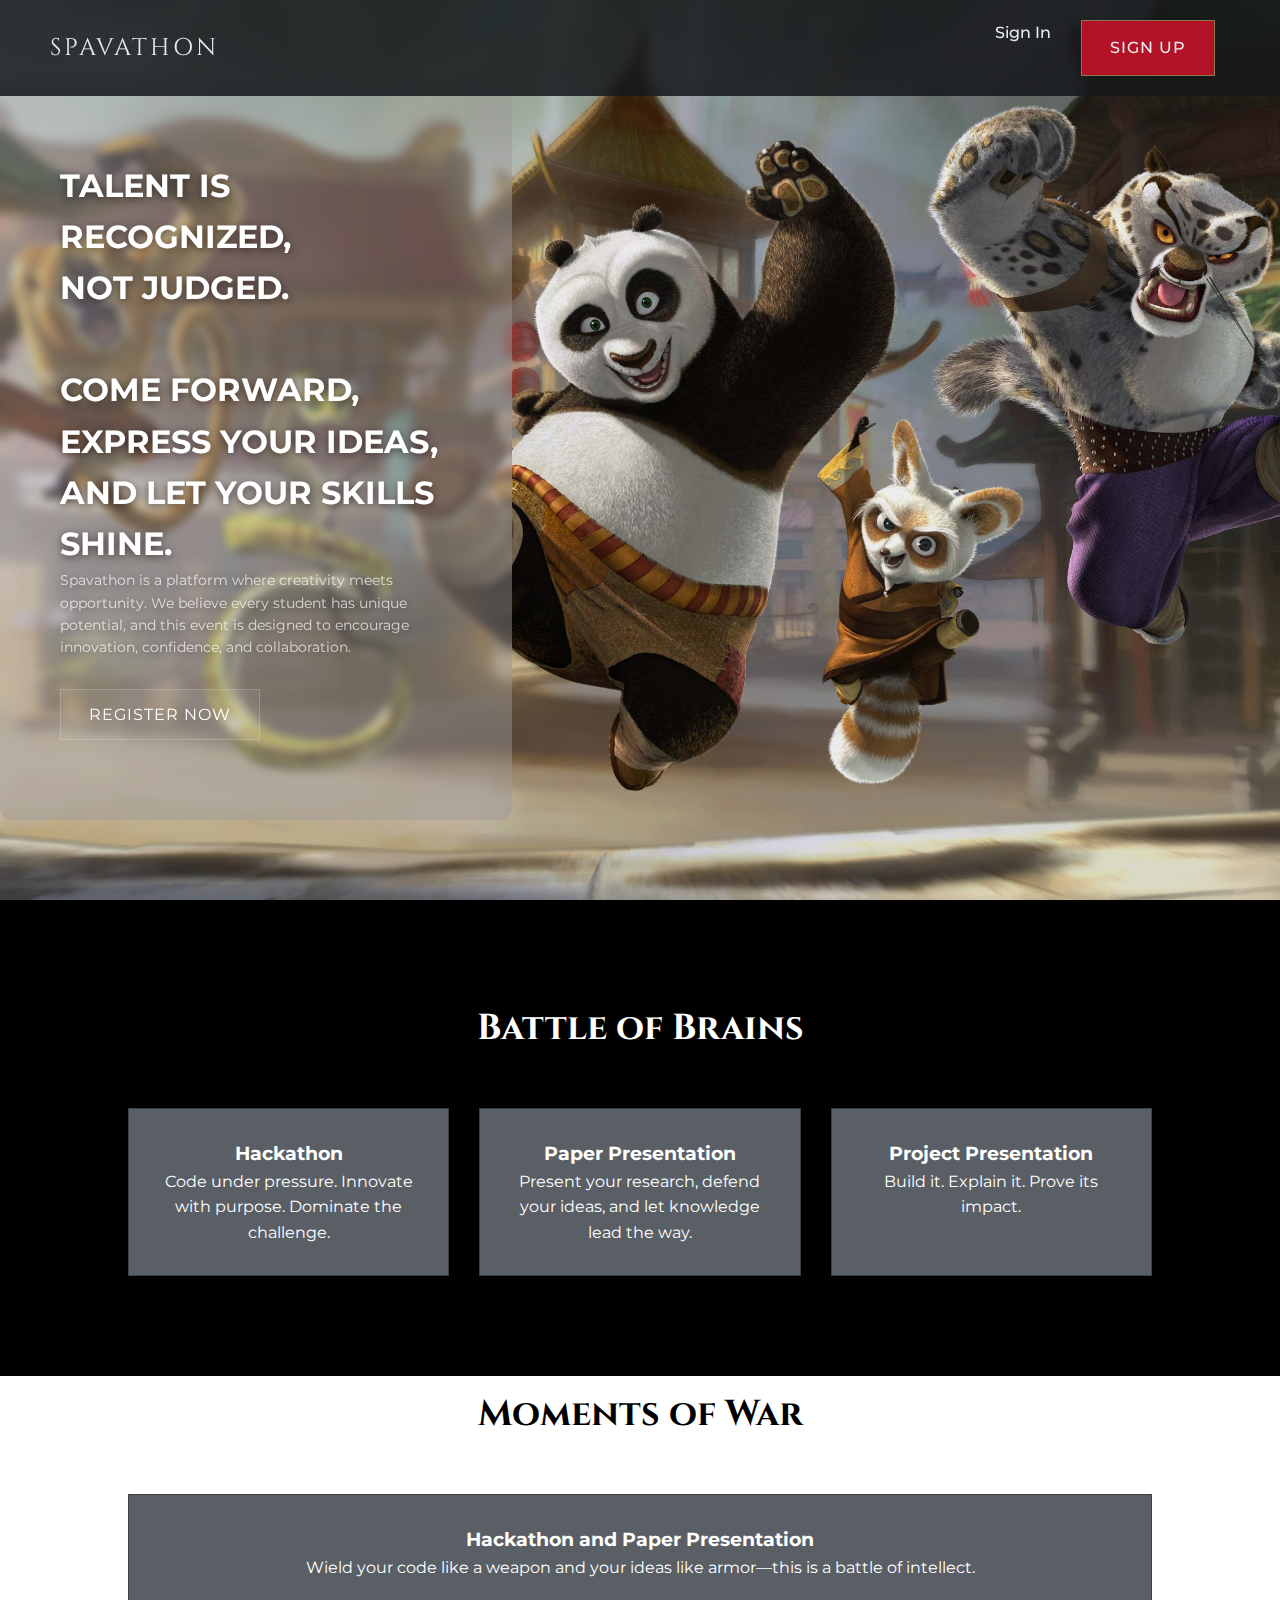
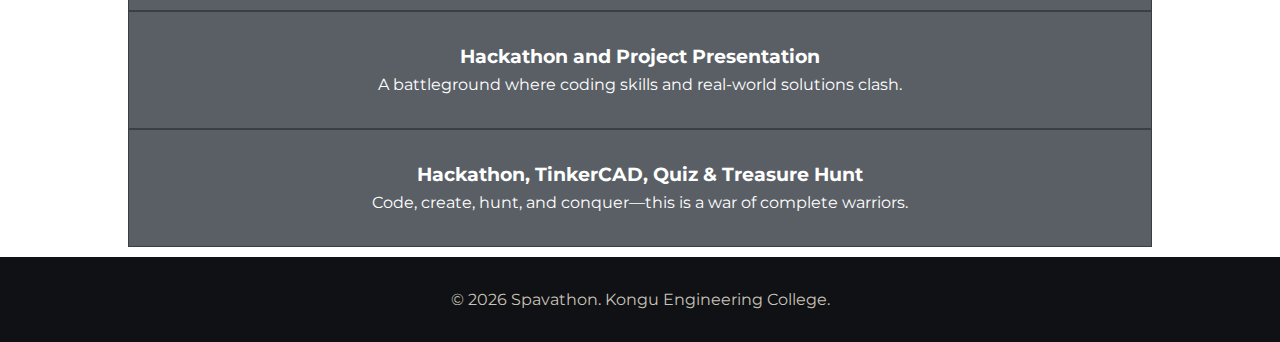
<file: index.html>
<!DOCTYPE html>
<html lang="en">
<head>
    <meta charset="UTF-8" />
    <meta name="viewport" content="width=device-width, initial-scale=1.0" />
    <title>Way of the Ghost</title>

    <!-- Google Fonts -->
    <link href="https://fonts.googleapis.com/css2?family=Cinzel:wght@400;600;700&family=Montserrat:wght@300;400;600&display=swap" rel="stylesheet">

    <link rel="stylesheet" href="style.css" />
</head>

<body>

<!-- ⚔️ Page Transition Overlay (MUST be first inside body) -->
<div id="slash-transition">
    <div id="loading-text">Entering the arena… 0%</div>
</div>

<!-- 🔥 Navigation -->
<header class="navbar">
    <div class="logo">SPAVATHON</div>
    <nav class="nav-links">
        <a href="signin.html" class="nav-link">Sign In</a>
        <a href="signup.html" class="nav-link btn-primary">Sign Up</a>
    </nav>
    <div class="menu-toggle" id="menu-toggle">☰</div>
</header>

<!-- 🏯 Hero Section -->
<section class="hero">
    <!-- Left text panel -->
    <div class="hero-content">
        <h1>
            TALENT IS RECOGNIZED,<br>
            NOT JUDGED.<br><br>
            COME FORWARD,<br>
            EXPRESS YOUR IDEAS,<br>
            AND LET YOUR SKILLS SHINE.
        </h1>

        <p class="hero-subtext">
            Spavathon is a platform where creativity meets opportunity.
            We believe every student has unique potential, and this event
            is designed to encourage innovation, confidence, and collaboration.
        </p>

        <a href="#warriors-path" class="btn-secondary">Register Now</a>
    </div>

    <!-- Right image panel removed — hero now uses a full-section background image -->
</section>


<!-- ⚔️ Features Section -->
<section class="features" id="warriors-path">
    <h2 class="section-title">Battle of Brains</h2>

    <div class="feature-grid">
        <div class="feature-card">
            <a href="hackathon.html" class="Next-page">
                <h3>Hackathon</h3>
                <p>Code under pressure. Innovate with purpose. Dominate the challenge.</p>
            </a>
        </div>

        <div class="feature-card">
            <a href="hackathon.html" class="Next-page">
                <h3>Paper Presentation</h3>
                <p>Present your research, defend your ideas, and let knowledge lead the way.</p>
            </a>
        </div>

        <div class="feature-card">
            <a href="hackathon.html" class="Next-page">
                <h3>Project Presentation</h3>
                <p>Build it. Explain it. Prove its impact.</p>
            </a>
        </div>
    </div>
</section>

<!-- 🖼 Gallery -->
<section class="gallery">
    <h2 class="section-title">Moments of War</h2>

    <div class="gallery-grid">
        <div class="gallery-card">
            <a href="hackathon.html" class="Next-page">
                <h3>Hackathon and Paper Presentation</h3>
                <p>Wield your code like a weapon and your ideas like armor—this is a battle of intellect.</p>
            </a>
        </div>

        <div class="gallery-card">
            <a href="hackathon.html" class="Next-page">
                <h3>Hackathon and Project Presentation</h3>
                <p>A battleground where coding skills and real-world solutions clash.</p>
            </a>
        </div>

        <div class="gallery-card">
            <a href="hackathon.html" class="Next-page">
                <h3>Hackathon, TinkerCAD, Quiz & Treasure Hunt</h3>
                <p>Code, create, hunt, and conquer—this is a war of complete warriors.</p>
            </a>
        </div>
    </div>
</section>

<!-- 📜 Footer -->
<footer class="footer">
    <p>© 2026 Spavathon. Kongu Engineering College.</p>
</footer>

<!-- JS -->
<script src="script.js"></script>

</body>
</html>
</file>
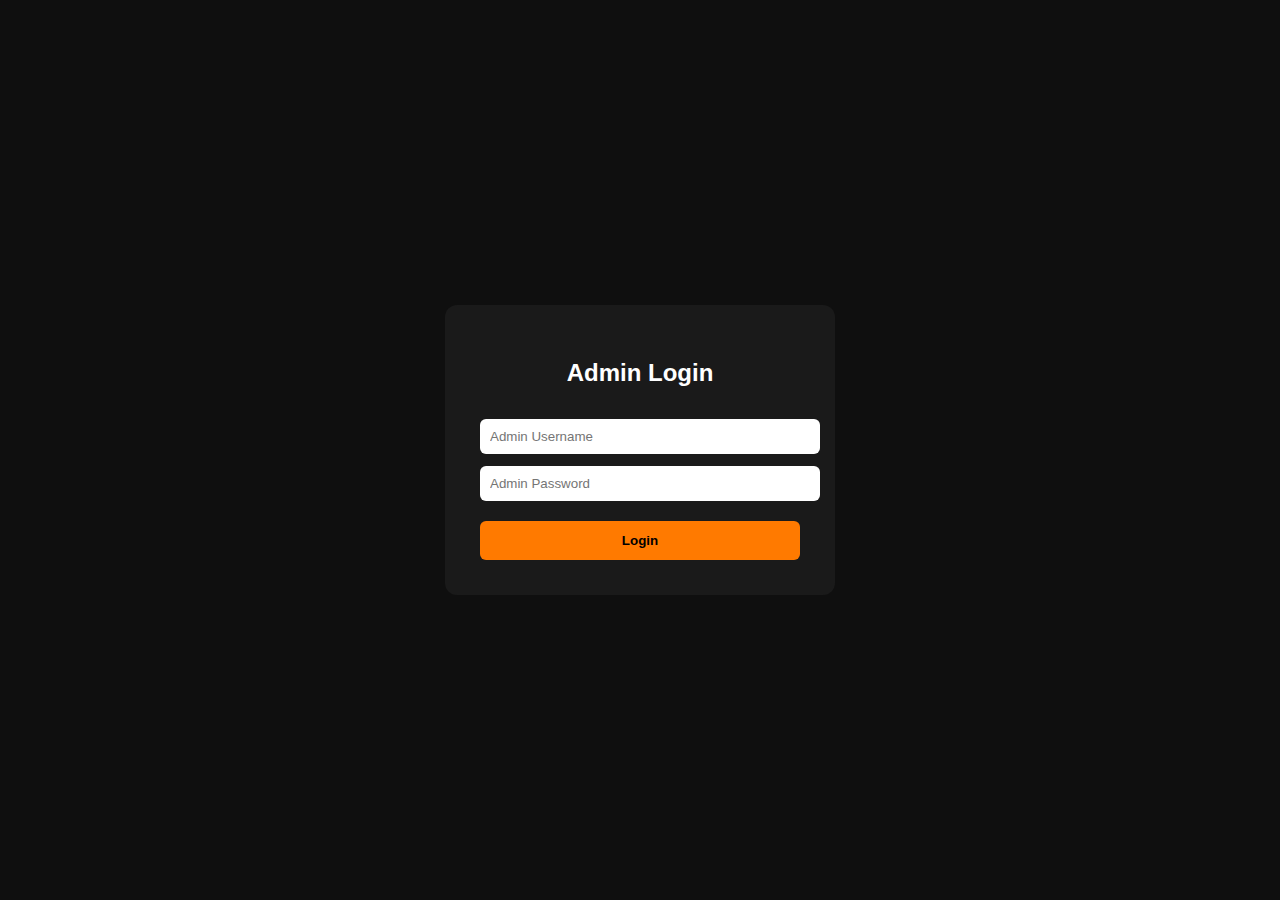
<file: admin-login.html>
<!DOCTYPE html>
<html lang="en">
<head>
    <meta charset="UTF-8">
    <title>Admin Login | Spavethon</title>
    <style>
        body {
            background: #0f0f0f;
            color: #fff;
            font-family: Arial, sans-serif;
            display: flex;
            justify-content: center;
            align-items: center;
            height: 100vh;
            margin: 0;
        }

        .login-box {
            background: #1a1a1a;
            padding: 35px;
            border-radius: 12px;
            width: 320px;
            text-align: center;
        }

        h2 {
            margin-bottom: 20px;
        }

        input {
            width: 100%;
            padding: 10px;
            margin-top: 12px;
            border-radius: 6px;
            border: none;
            outline: none;
        }

        button {
            width: 100%;
            padding: 12px;
            margin-top: 20px;
            background: #ff7a00;
            border: none;
            border-radius: 6px;
            font-weight: bold;
            cursor: pointer;
            color: #000;
        }

        .error {
            color: #ff4d4d;
            margin-top: 10px;
            display: none;
        }
    </style>
</head>
<body>

<div class="login-box">
    <h2>Admin Login</h2>

    <input type="text" id="username" placeholder="Admin Username">
    <input type="password" id="password" placeholder="Admin Password">

    <button onclick="login()">Login</button>

    <p class="error" id="error">Invalid username or password</p>
</div>

<script>
function login() {
    const user = document.getElementById("username").value;
    const pass = document.getElementById("password").value;

    // 🔐 Change these credentials
    const ADMIN_USER = "admin";
    const ADMIN_PASS = "spavethon2026";

    if (user === ADMIN_USER && pass === ADMIN_PASS) {
        sessionStorage.setItem("adminLoggedIn", "true");
        window.location.href = "admin-dashboard.html";
    } else {
        document.getElementById("error").style.display = "block";
    }
}
</script>

</body>
</html>
</file>
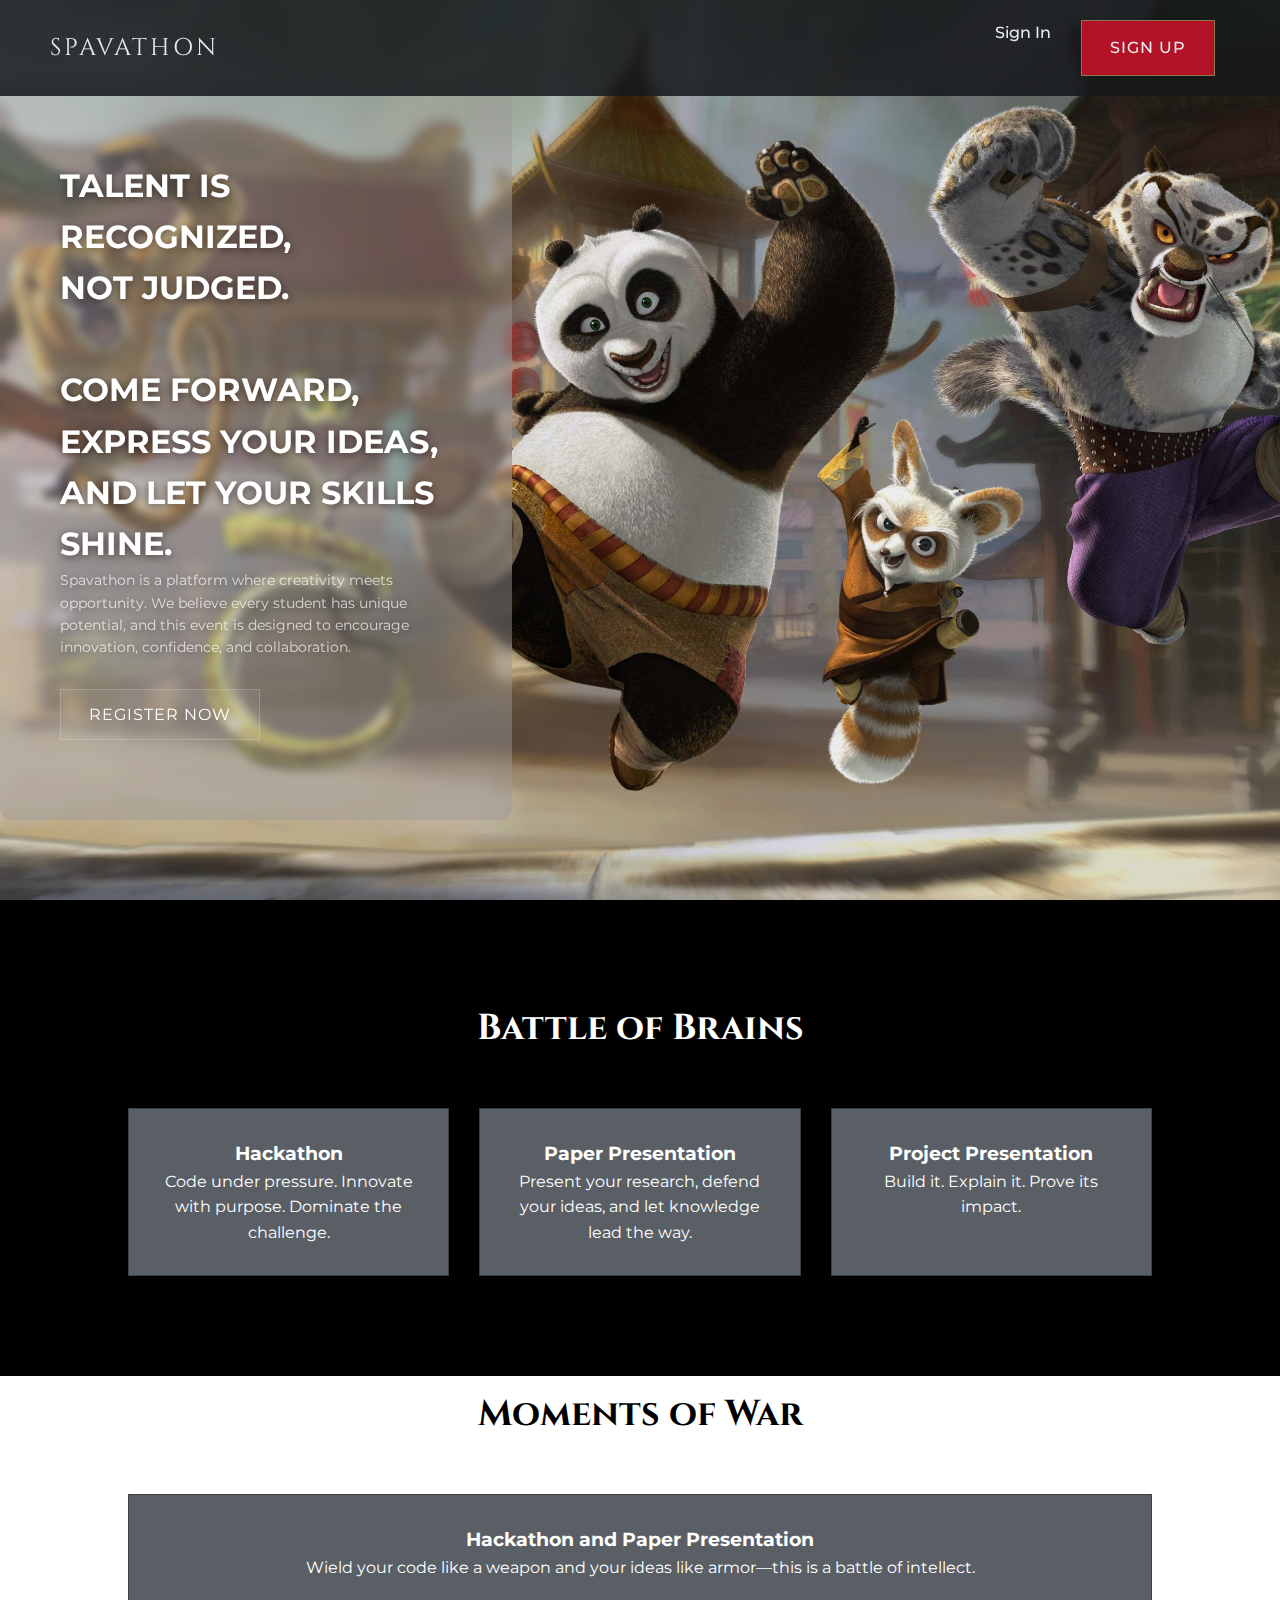
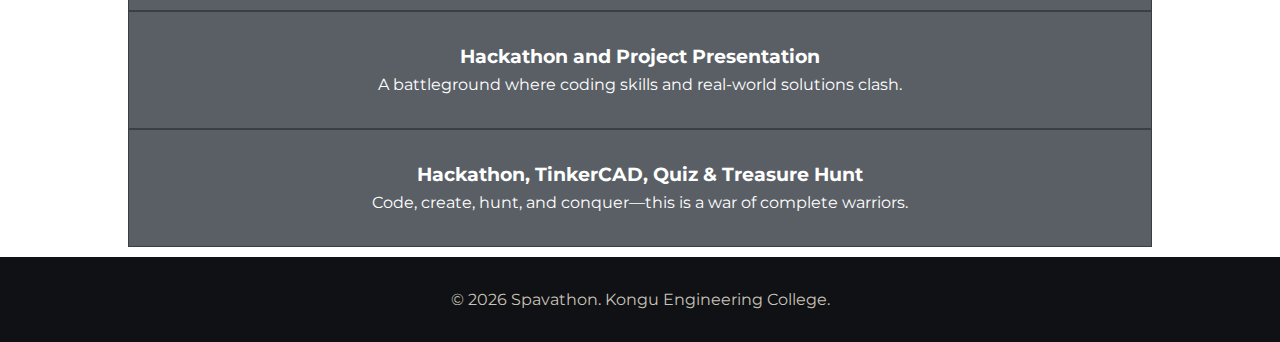
<file: FIrstPage.html>
<!DOCTYPE html>
<html lang="en">
<head>
    <meta charset="UTF-8" />
    <meta name="viewport" content="width=device-width, initial-scale=1.0" />
    <title>Way of the Ghost</title>

    <!-- Google Fonts -->
    <link href="https://fonts.googleapis.com/css2?family=Cinzel:wght@400;600;700&family=Montserrat:wght@300;400;600&display=swap" rel="stylesheet">

    <link rel="stylesheet" href="style.css" />
</head>

<body>

<!-- ⚔️ Page Transition Overlay (MUST be first inside body) -->
<div id="slash-transition">
    <div id="loading-text">Entering the arena… 0%</div>
</div>

<!-- 🔥 Navigation -->
<header class="navbar">
    <div class="logo">SPAVATHON</div>
    <nav class="nav-links">
        <a href="signin.html" class="nav-link">Sign In</a>
        <a href="signup.html" class="nav-link btn-primary">Sign Up</a>
    </nav>
    <div class="menu-toggle" id="menu-toggle">☰</div>
</header>

<!-- 🏯 Hero Section -->
<section class="hero">
    <!-- Left text panel -->
    <div class="hero-content">
        <h1>
            TALENT IS RECOGNIZED,<br>
            NOT JUDGED.<br><br>
            COME FORWARD,<br>
            EXPRESS YOUR IDEAS,<br>
            AND LET YOUR SKILLS SHINE.
        </h1>

        <p class="hero-subtext">
            Spavathon is a platform where creativity meets opportunity.
            We believe every student has unique potential, and this event
            is designed to encourage innovation, confidence, and collaboration.
        </p>

        <a href="#warriors-path" class="btn-secondary">Register Now</a>
    </div>

    <!-- Right image panel removed — hero now uses a full-section background image -->
</section>


<!-- ⚔️ Features Section -->
<section class="features" id="warriors-path">
    <h2 class="section-title">Battle of Brains</h2>

    <div class="feature-grid">
        <div class="feature-card">
            <a href="hackathon.html" class="Next-page">
                <h3>Hackathon</h3>
                <p>Code under pressure. Innovate with purpose. Dominate the challenge.</p>
            </a>
        </div>

        <div class="feature-card">
            <a href="hackathon.html" class="Next-page">
                <h3>Paper Presentation</h3>
                <p>Present your research, defend your ideas, and let knowledge lead the way.</p>
            </a>
        </div>

        <div class="feature-card">
            <a href="hackathon.html" class="Next-page">
                <h3>Project Presentation</h3>
                <p>Build it. Explain it. Prove its impact.</p>
            </a>
        </div>
    </div>
</section>

<!-- 🖼 Gallery -->
<section class="gallery">
    <h2 class="section-title">Moments of War</h2>

    <div class="gallery-grid">
        <div class="gallery-card">
            <a href="hackathon.html" class="Next-page">
                <h3>Hackathon and Paper Presentation</h3>
                <p>Wield your code like a weapon and your ideas like armor—this is a battle of intellect.</p>
            </a>
        </div>

        <div class="gallery-card">
            <a href="hackathon.html" class="Next-page">
                <h3>Hackathon and Project Presentation</h3>
                <p>A battleground where coding skills and real-world solutions clash.</p>
            </a>
        </div>

        <div class="gallery-card">
            <a href="hackathon.html" class="Next-page">
                <h3>Hackathon, TinkerCAD, Quiz & Treasure Hunt</h3>
                <p>Code, create, hunt, and conquer—this is a war of complete warriors.</p>
            </a>
        </div>
    </div>
</section>

<!-- 📜 Footer -->
<footer class="footer">
    <p>© 2026 Spavathon. Kongu Engineering College.</p>
</footer>

<!-- JS -->
<script src="script.js"></script>

</body>
</html>
</file>
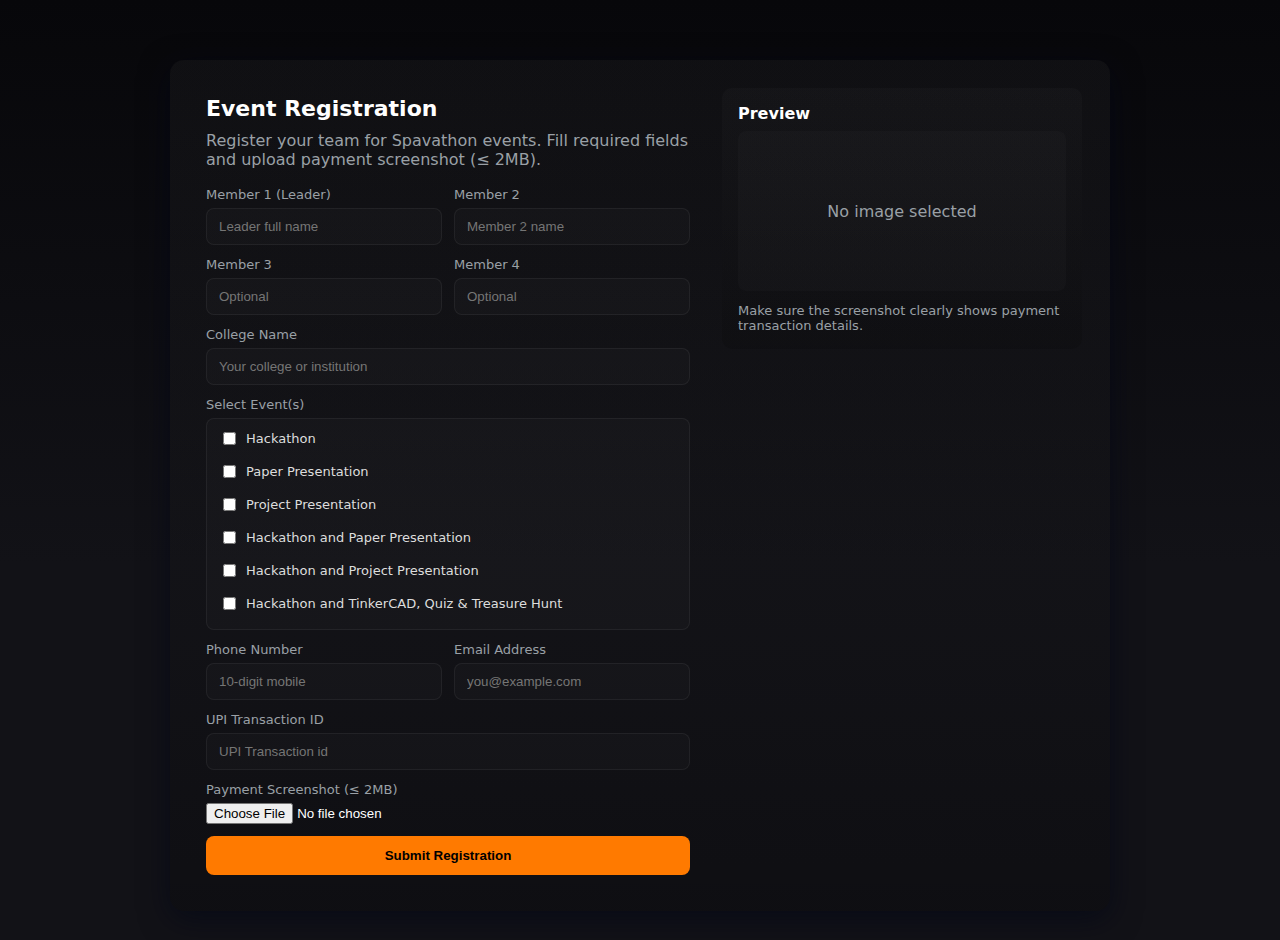
<file: hackathon.html>
<!DOCTYPE html>
<html lang="en">
<head>
    <meta charset="UTF-8">
    <meta name="viewport" content="width=device-width,initial-scale=1" />
    <title>Registration | Spavethon</title>
    <style>
        :root{
            --bg:#0f0f12;
            --card:#121216;
            --muted:#9aa0a6;
            --accent:#ff7a00;
            --success:#28a745;
        }
        *{box-sizing:border-box}
        body{
            margin:0;
            font-family: Inter, system-ui, -apple-system, 'Segoe UI', Roboto, 'Helvetica Neue', Arial;
            background: linear-gradient(180deg,#07070a 0%, #121217 60%);
            color:#fff;
            min-height:100vh;
            -webkit-font-smoothing:antialiased;
        }

        .container{
            max-width:980px;
            margin:40px auto;
            padding:20px;
        }

        .form-card{
            background: linear-gradient(180deg, rgba(255,255,255,0.03), rgba(0,0,0,0.2));
            border-radius:14px;
            padding:28px;
            box-shadow: 0 8px 30px rgba(2,6,23,0.6);
            display:grid;
            grid-template-columns: 1fr 360px;
            gap:24px;
            align-items:start;
        }

        .form-main{padding:8px}

        h2{margin:0 0 10px 0;font-size:22px}
        p.lead{color:var(--muted);margin:0 0 18px 0}

        .grid-2{display:grid;grid-template-columns:repeat(2,1fr);gap:12px}
        label{display:block;font-size:13px;color:var(--muted);margin-bottom:6px}
        input[type=text], input[type=tel], input[type=email], select, .checkbox-group, textarea{
            width:100%;
            padding:10px 12px;
            border-radius:8px;
            border:1px solid rgba(255,255,255,0.06);
            background: rgba(255,255,255,0.02);
            color:#fff;
            outline:none;
        }
        input:focus, textarea:focus{box-shadow:0 6px 18px rgba(0,0,0,0.6);border-color:rgba(255,255,255,0.12)}

        .checkbox-group{display:flex;flex-direction:column;gap:8px}
        .checkbox-group label{display:flex;align-items:center;color:#ddd}
        .checkbox-group input{margin-right:10px}

        .side-panel{background:linear-gradient(180deg, rgba(255,255,255,0.02), rgba(0,0,0,0.15));padding:16px;border-radius:10px}
        .side-panel h3{margin:0 0 8px 0;font-size:16px}

        .file-preview{width:100%;height:160px;background:rgba(255,255,255,0.02);border-radius:8px;display:flex;align-items:center;justify-content:center;color:var(--muted);overflow:hidden}
        .file-preview img{max-width:100%;max-height:100%;display:block}

        .btn-submit{
            display:inline-block;padding:12px 18px;background:var(--accent);color:#000;border-radius:8px;font-weight:700;border:none;cursor:pointer;width:100%;margin-top:12px
        }

        .loader{display:none;margin-top:12px;color:var(--muted);text-align:center}

        @media (max-width:900px){
            .form-card{grid-template-columns:1fr;}
            .side-panel{order:2}
        }

        @media (max-width:480px){
            .container{padding:12px}
            .form-card{padding:16px}
            .file-preview{height:120px}
        }
    </style>
</head>
<body>

<div class="container">
    <div class="form-card">
        <div class="form-main">
            <h2>Event Registration</h2>
            <p class="lead">Register your team for Spavathon events. Fill required fields and upload payment screenshot (≤ 2MB).</p>

            <form id="regForm" novalidate>
                <div class="grid-2">
                    <div>
                        <label for="member1">Member 1 (Leader)</label>
                        <input id="member1" name="member1" type="text" placeholder="Leader full name" required>
                    </div>
                    <div>
                        <label for="member2">Member 2</label>
                        <input id="member2" name="member2" type="text" placeholder="Member 2 name" required>
                    </div>
                </div>

                <div class="grid-2" style="margin-top:12px">
                    <div>
                        <label for="member3">Member 3</label>
                        <input id="member3" name="member3" type="text" placeholder="Optional">
                    </div>
                    <div>
                        <label for="member4">Member 4</label>
                        <input id="member4" name="member4" type="text" placeholder="Optional">
                    </div>
                </div>

                <div style="margin-top:12px">
                    <label for="college">College Name</label>
                    <input id="college" name="college" type="text" placeholder="Your college or institution" required>
                </div>

                <div style="margin-top:12px">
                    <label>Select Event(s)</label>
                    <div class="checkbox-group">
                        <label><input type="checkbox" name="event" value="Hackathon"> Hackathon</label>
                        <label><input type="checkbox" name="event" value="Paper Presentation"> Paper Presentation</label>
                        <label><input type="checkbox" name="event" value="Project Presentation"> Project Presentation</label>
                        <label><input type="checkbox" name="event" value="Hackathon and Paper Presentation"> Hackathon and Paper Presentation</label>
                        <label><input type="checkbox" name="event" value="Hackathon and Project Presentation"> Hackathon and Project Presentation</label>
                        <label><input type="checkbox" name="event" value="Hackathon and TinkerCAD, Quiz and Treasure Hunt"> Hackathon and TinkerCAD, Quiz & Treasure Hunt</label>
                    </div>
                </div>

                <div class="grid-2" style="margin-top:12px">
                    <div>
                        <label for="phone">Phone Number</label>
                        <input id="phone" name="phone" type="tel" placeholder="10-digit mobile" required>
                    </div>
                    <div>
                        <label for="email">Email Address</label>
                        <input id="email" name="email" type="email" placeholder="you@example.com" required>
                    </div>
                </div>

                <div style="margin-top:12px">
                    <label for="upi">UPI Transaction ID</label>
                    <input id="upi" name="upi" type="text" placeholder="UPI Transaction id" required>
                </div>

                <div style="margin-top:12px">
                    <label for="paymentScreenshot">Payment Screenshot (≤ 2MB)</label>
                    <input id="paymentScreenshot" name="paymentScreenshot" type="file" accept="image/*" required>
                </div>

                <button id="submitBtn" class="btn-submit" type="submit">Submit Registration</button>
                <div id="loader" class="loader">Submitting, please wait…</div>
            </form>
        </div>

        <aside class="side-panel">
            <h3>Preview</h3>
            <div class="file-preview" id="filePreview">No image selected</div>
            <div style="margin-top:12px;color:var(--muted);font-size:13px">Make sure the screenshot clearly shows payment transaction details.</div>
        </aside>
    </div>
</div>

<script>
const scriptURL = "https://script.google.com/macros/s/AKfycbypbhebPW1Hf1TwaGiRAOtoZscU_AWX6iYWFFdLxAWE0AaXa9HReeUCD7OdDs6JJlo/exec";

const form = document.getElementById('regForm');
const loader = document.getElementById('loader');
const submitBtn = document.getElementById('submitBtn');
const fileInput = document.getElementById('paymentScreenshot');
const filePreview = document.getElementById('filePreview');

fileInput.addEventListener('change', () => {
    const f = fileInput.files[0];
    if (!f) { filePreview.innerText = 'No image selected'; return; }
    if (f.size > 2*1024*1024) {
        alert('Image must be under 2MB');
        fileInput.value = '';
        filePreview.innerText = 'No image selected';
        return;
    }
    const reader = new FileReader();
    reader.onload = e => {
        filePreview.innerHTML = '<img src="'+e.target.result+'" alt="preview">';
    };
    reader.readAsDataURL(f);
});

form.addEventListener('submit', async (e) => {
    e.preventDefault();

    const events = [...document.querySelectorAll('input[name="event"]:checked')].map(c=>c.value);
    if (events.length===0) { alert('Select at least one event'); return; }

    const phone = document.getElementById('phone').value.trim();
    if (!/^\d{10}$/.test(phone)) { alert('Enter valid 10-digit phone number'); return; }

    const email = document.getElementById('email').value.trim();
    if (!email.includes('@')) { alert('Enter a valid email'); return; }

    const f = fileInput.files[0];
    if (!f) { alert('Upload payment screenshot'); return; }

    // disable
    submitBtn.disabled = true; loader.style.display = 'block';

    try {
        const dataURL = await new Promise((res,rej)=>{
            const r = new FileReader();
            r.onload = () => res(r.result);
            r.onerror = rej;
            r.readAsDataURL(f);
        });

        const payload = {
            member1: document.getElementById('member1').value.trim(),
            member2: document.getElementById('member2').value.trim(),
            member3: document.getElementById('member3').value.trim(),
            member4: document.getElementById('member4').value.trim(),
            college: document.getElementById('college').value.trim(),
            events: events.join(', '),
            phone: phone,
            email: email,
            upi: document.getElementById('upi').value.trim(),
            image: dataURL.split(',')[1],
            imageType: f.type
        };

        const res = await fetch(scriptURL, { method:'POST', body: JSON.stringify(payload) });
        if (!res.ok) throw new Error('network');
        // redirect to success if available
        window.location.href = 'success.html';
    } catch (err) {
        console.error(err);
        alert('Submission failed. Try again.');
    } finally {
        submitBtn.disabled = false; loader.style.display = 'none';
    }
});
</script>

</body>
</html>
</file>
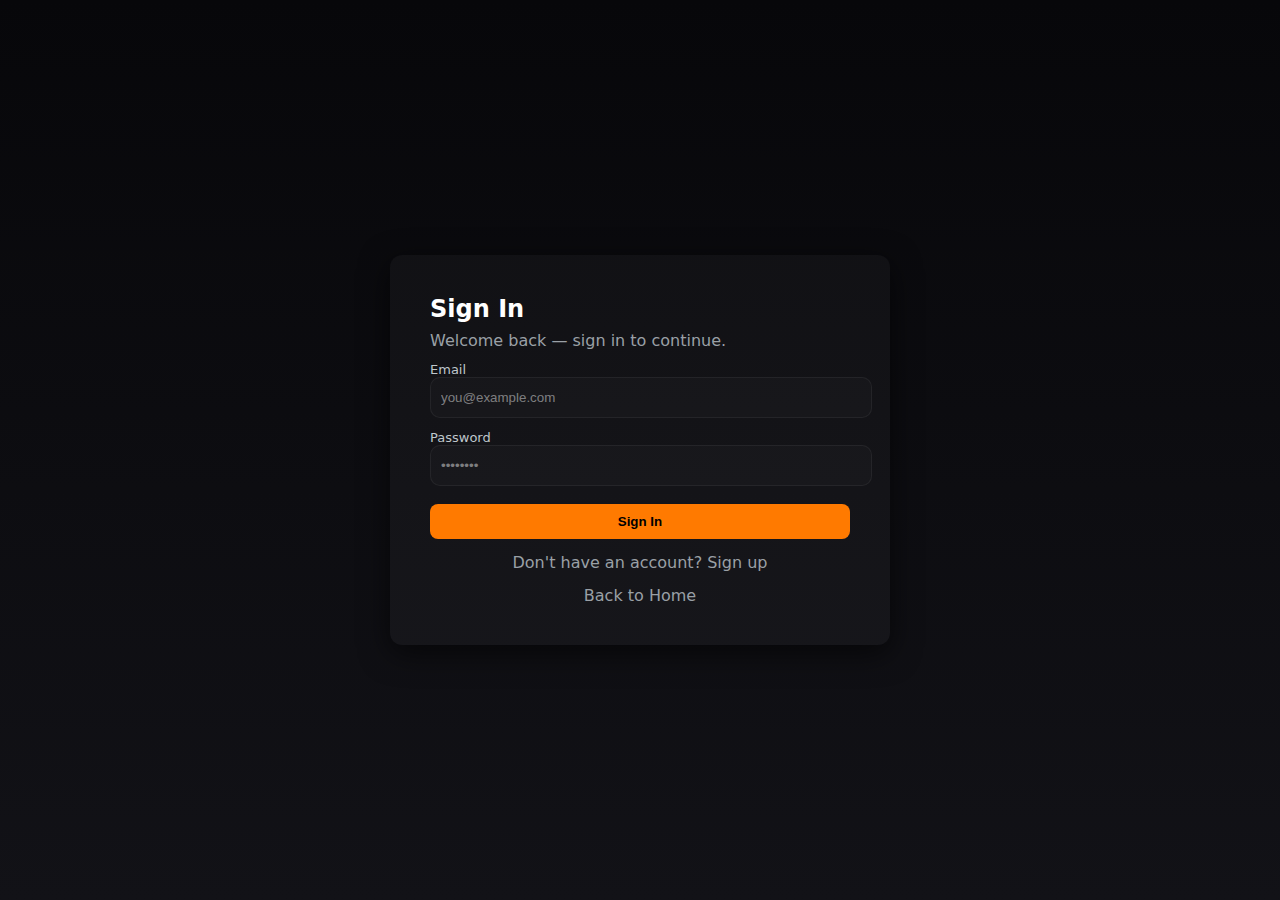
<file: signin.html>
<!DOCTYPE html>
<html lang="en">
<head>
  <meta charset="utf-8" />
  <meta name="viewport" content="width=device-width,initial-scale=1" />
  <title>Sign In | Spavethon</title>
  <style>
    body{margin:0;font-family:Inter,system-ui,Arial;background:linear-gradient(180deg,#07070a,#121217);color:#fff;display:flex;align-items:center;justify-content:center;min-height:100vh}
    .card{width:100%;max-width:420px;padding:40px;border-radius:12px;background:rgba(255,255,255,0.03);box-shadow:0 8px 30px rgba(0,0,0,0.6)}
    h2{margin:0 0 8px 0}
    label{display:block;color:#bfc6cb;font-size:13px;margin-top:12px}
    input{width:100%;padding:12px 10px;border-radius:10px;border:1px solid rgba(255,255,255,0.06);background:rgba(255,255,255,0.02);color:#fff;-webkit-transition:box-shadow .15s ease,border-color .15s ease;transition:box-shadow .15s ease,border-color .15s ease}
    input::placeholder{color:rgba(255,255,255,0.45)}
    input:focus{outline:none;border-color:rgba(255,255,255,0.16);box-shadow:0 8px 20px rgba(2,6,23,0.6)}
    .actions{display:flex;gap:10px;margin-top:18px}
    .btn{flex:1;padding:10px;border-radius:8px;border:none;cursor:pointer;font-weight:700}
    .btn-primary{background:#ff7a00;color:#000}
    .link{display:block;margin-top:14px;color:#9aa0a6;text-decoration:none;text-align:center}
  </style>
</head>
<body>
  <main class="card">
    <h2>Sign In</h2>
    <p style="color:#9aa0a6;margin:0 0 12px 0">Welcome back — sign in to continue.</p>
    <form id="signinForm">
      <label for="email">Email</label>
      <input id="email" name="email" type="email" required placeholder="you@example.com">

      <label for="password">Password</label>
      <input id="password" name="password" type="password" required placeholder="••••••••">

      <div class="actions">
        <button type="submit" class="btn btn-primary">Sign In</button>
      </div>
    </form>

    <a class="link" href="signup.html">Don't have an account? Sign up</a>
    <a class="link" href="FIrstPage.html">Back to Home</a>
  </main>

  <script>
    document.getElementById('signinForm').addEventListener('submit', e=>{
      e.preventDefault();
      // simple demo behavior: show success then redirect to home
      alert('Signed in (demo)');
      window.location.href = 'FIrstPage.html';
    });
  </script>
</body>
</html>
</file>
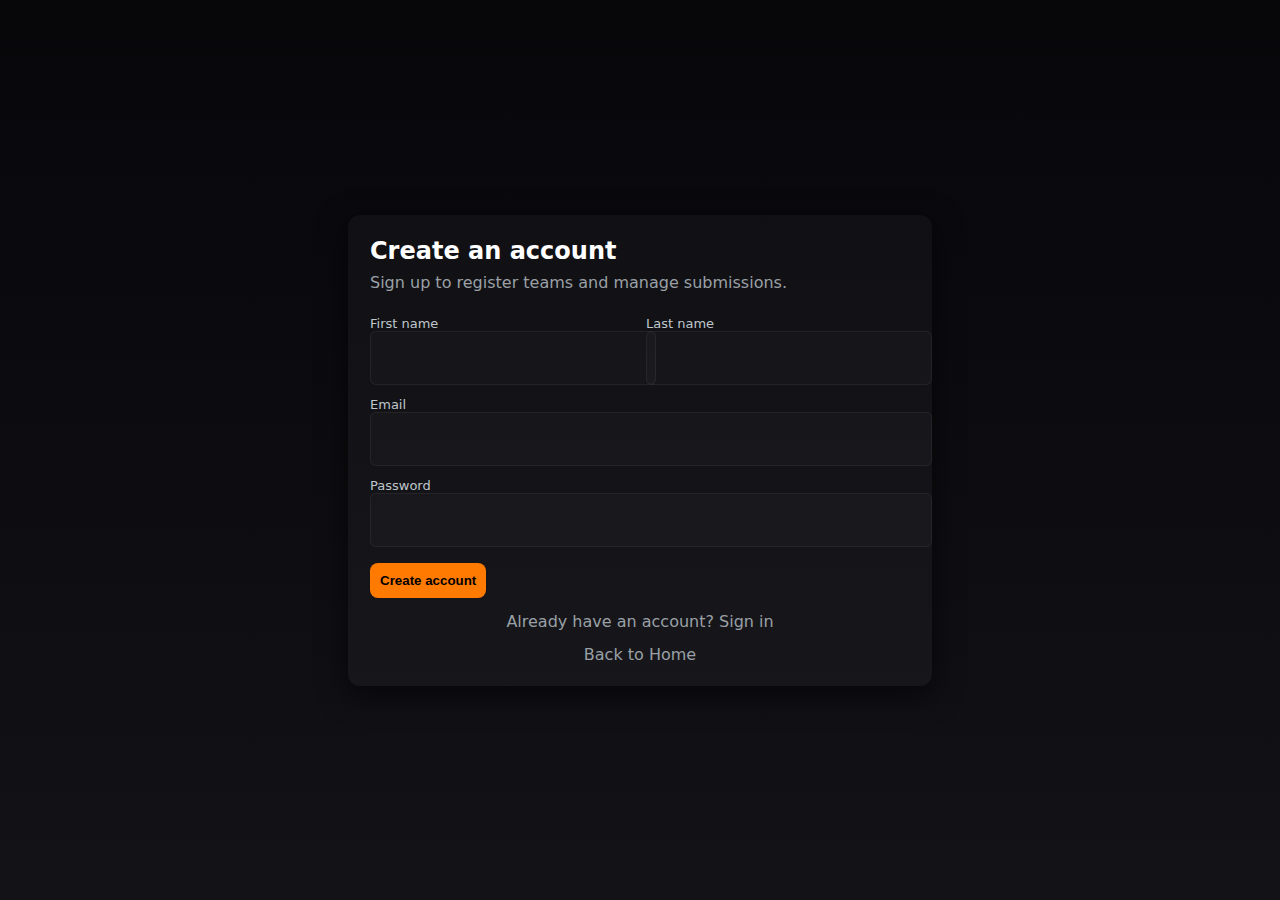
<file: signup.html>
<!DOCTYPE html>
<html lang="en">
<head>
  <meta charset="utf-8" />
  <meta name="viewport" content="width=device-width,initial-scale=1" />
  <title>Sign Up | Spavethon</title>
  <style>
    body{margin:0;font-family:Inter,system-ui,Arial;background:linear-gradient(180deg,#07070a,#121217);color:#fff;display:flex;align-items:center;justify-content:center;min-height:100vh}
    .card{width:100%;max-width:540px;padding:22px;border-radius:12px;background:rgba(255,255,255,0.03);box-shadow:0 8px 30px rgba(0,0,0,0.6)}
    h2{margin:0 0 8px 0}
    label{display:block;color:#bfc6cb;font-size:13px;margin-top:12px}
  /* compact input styling: smaller typing boxes */
  input{width:100%;padding:8px 10px;border-radius:6px;border:1px solid rgba(255,255,255,0.06);background:rgba(255,255,255,0.02);color:#fff;font-size:14px;line-height:1.2;height:36px;transition:box-shadow .12s ease,border-color .12s ease}
  input::placeholder{color:rgba(255,255,255,0.45);font-size:13px}
  input:focus{outline:none;border-color:rgba(255,255,255,0.16);box-shadow:0 6px 14px rgba(2,6,23,0.55)}
    .grid-2{display:grid;grid-template-columns:repeat(2,1fr);gap:12px}
    .actions{display:flex;gap:10px;margin-top:16px}
    .btn{padding:10px;border-radius:8px;border:none;cursor:pointer;font-weight:700}
    .btn-primary{background:#ff7a00;color:#000}
    .link{display:block;margin-top:14px;color:#9aa0a6;text-decoration:none;text-align:center}
    @media(max-width:520px){.grid-2{grid-template-columns:1fr}}
  </style>
</head>
<body>
  <main class="card">
    <h2>Create an account</h2>
    <p style="color:#9aa0a6;margin:0 0 12px 0">Sign up to register teams and manage submissions.</p>

    <form id="signupForm">
      <div class="grid-2">
        <div>
          <label for="fname">First name</label>
          <input id="fname" name="fname" type="text" required>
        </div>
        <div>
          <label for="lname">Last name</label>
          <input id="lname" name="lname" type="text" required>
        </div>
      </div>

      <label for="email">Email</label>
      <input id="email" name="email" type="email" required>

      <label for="password">Password</label>
      <input id="password" name="password" type="password" required>

      <div class="actions">
        <button type="submit" class="btn btn-primary">Create account</button>
      </div>
    </form>

    <a class="link" href="signin.html">Already have an account? Sign in</a>
    <a class="link" href="FIrstPage.html">Back to Home</a>
  </main>

  <script>
    document.getElementById('signupForm').addEventListener('submit', e=>{
      e.preventDefault();
      alert('Account created (demo)');
      window.location.href = 'signin.html';
    });
  </script>
</body>
</html>
</file>
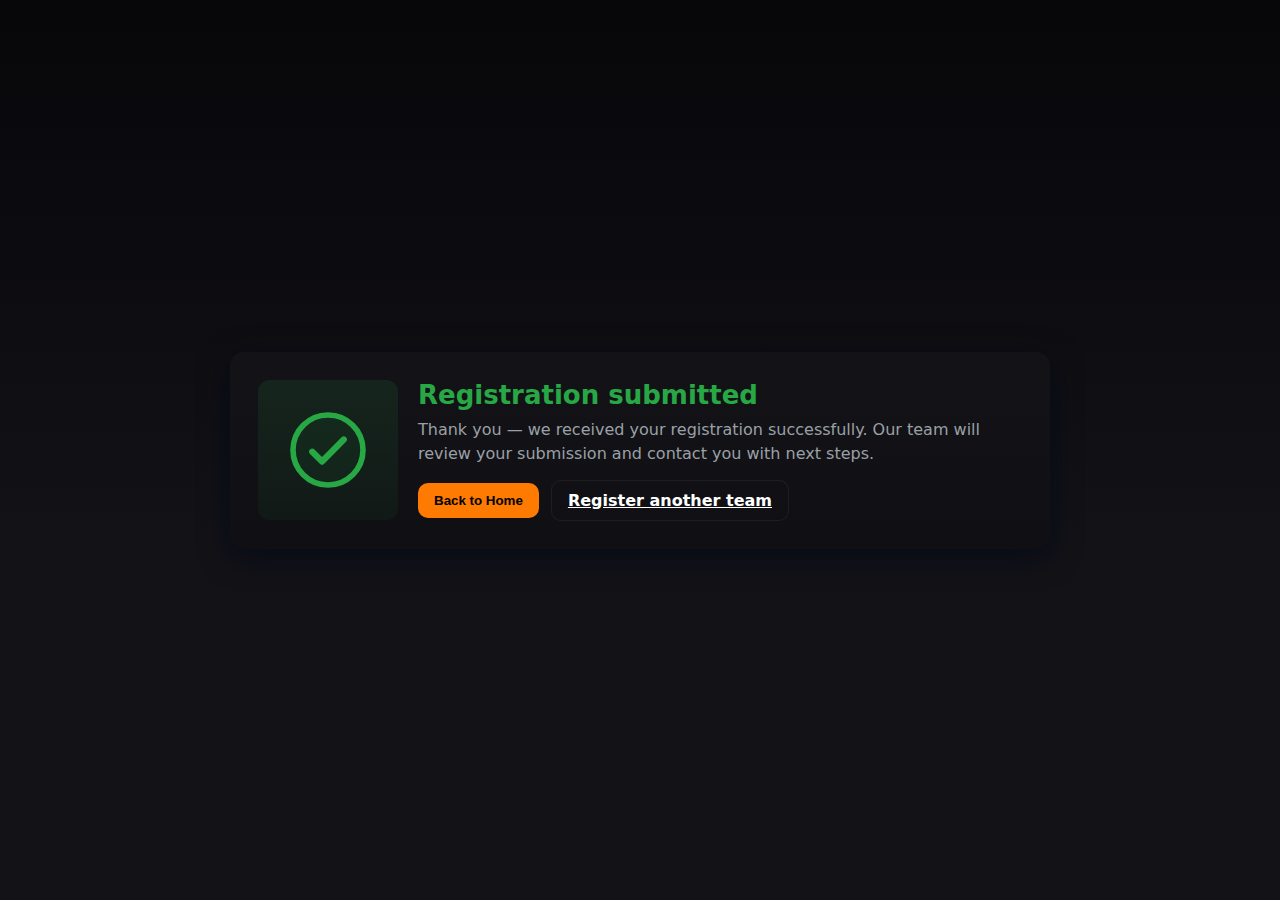
<file: success.html>
<!DOCTYPE html>
<html lang="en">
<head>
    <meta charset="utf-8" />
    <meta name="viewport" content="width=device-width,initial-scale=1" />
    <title>Success | Spavethon</title>
    <style>
        :root{
            --bg:#0f0f12;
            --card:#121216;
            --muted:#9aa0a6;
            --accent:#ff7a00;
            --success:#28a745;
        }
        *{box-sizing:border-box}
        body{
            margin:0;min-height:100vh;font-family:Inter, system-ui, -apple-system, 'Segoe UI', Roboto, 'Helvetica Neue', Arial;
            background: linear-gradient(180deg,#07070a 0%, #121217 60%);color:#fff;display:flex;align-items:center;justify-content:center;padding:24px
        }

        .card{
            width:100%;max-width:820px;border-radius:14px;padding:28px;background:linear-gradient(180deg, rgba(255,255,255,0.02), rgba(0,0,0,0.15));box-shadow:0 8px 30px rgba(2,6,23,0.6);
            display:flex;gap:20px;align-items:center
        }

        .success-icon{width:140px;height:140px;border-radius:12px;background:linear-gradient(180deg, rgba(40,167,69,0.12), rgba(40,167,69,0.06));display:flex;align-items:center;justify-content:center;flex-shrink:0}
        .success-icon svg{width:84px;height:84px}

        .content{flex:1}
        h1{margin:0 0 8px 0;font-size:26px;color:var(--success)}
        p{margin:0 0 14px 0;color:var(--muted);line-height:1.5}

        .actions{display:flex;gap:12px;align-items:center}
        .btn{padding:10px 16px;border-radius:10px;border:none;cursor:pointer;font-weight:700}
        .btn-primary{background:var(--accent);color:#000}
        .btn-secondary{background:transparent;color:#fff;border:1px solid rgba(255,255,255,0.06)}

        @media (max-width:720px){.card{flex-direction:column;align-items:stretch}.success-icon{width:100%;height:120px;border-radius:10px}}
    </style>
</head>
<body>

    <main class="card">
        <div class="success-icon" aria-hidden>
            <!-- checkmark SVG -->
            <svg viewBox="0 0 24 24" fill="none" xmlns="http://www.w3.org/2000/svg">
                <circle cx="12" cy="12" r="10" stroke="#28a745" stroke-width="1.6" fill="rgba(40,167,69,0.06)" />
                <path d="M7.5 12.5l2.8 2.8L16.5 9" stroke="#28a745" stroke-width="1.8" stroke-linecap="round" stroke-linejoin="round" />
            </svg>
        </div>

        <div class="content">
            <h1>Registration submitted</h1>
            <p>Thank you — we received your registration successfully. Our team will review your submission and contact you with next steps.</p>

            <div class="actions">
                <button class="btn btn-primary" id="homeBtn">Back to Home</button>
                <a class="btn btn-secondary" href="hackathon.html">Register another team</a>
            </div>
        </div>
    </main>

    <script>
        document.getElementById('homeBtn').addEventListener('click', ()=> location.href = 'FIrstPage.html');
    </script>

</body>
</html>
</file>
<file: style.css>
/* 🎨 Color Variables */
:root {
    --dark-bg: #14161A;
    --storm-gray: #2B2E34;
    --mist-gray: #5A5F66;
    --light-text: #E8ECEF;
    --secondary-text: #C9C3B8;
    --blood-red: #B11226;
    --deep-crimson: #7A0C1A;
    --gold-accent: #8C7A4F;
}

* {
    margin: 0;
    padding: 0;
    box-sizing: border-box;
}

body {
    font-family: 'Montserrat', sans-serif;
    background-color: var(--storm-gray);
    color: var(--light-text);
    line-height: 1.6;
}

/* 🔥 Navbar */
.navbar {
    position: fixed;
    width: 100%;
    top: 0;
    padding: 20px 50px;
    display: flex;
    justify-content: space-between;
    align-items: center;
    background: rgba(20, 22, 26, 0.85);
    backdrop-filter: blur(6px);
    z-index: 1000;
}

.logo {
    font-family: 'Cinzel', serif;
    font-size: 24px;
    letter-spacing: 3px;
}

.nav-links {
    list-style: none;
    display: flex;
    gap: 30px;
}

.nav-links a {
    text-decoration: none;
    color: var(--light-text);
    font-weight: 500;
    transition: color 0.3s;
}

.nav-links a:hover {
    color: var(--blood-red);
}

.menu-toggle {
    display: none;
    font-size: 24px;
    cursor: pointer;
}

/* 🏯 Hero Section */
.hero {
    display: flex;
    min-height: 100vh; /* allow the section to grow if content needs more space, but default to viewport height */
    width: 100%;
    position: relative;
    /* use the project image as the full-section background */
    background-image: url("8598023.jpg");
    background-repeat: no-repeat;
    background-size: cover;
    background-position: center center;
    align-items: center;
    overflow: hidden; /* prevent child content from visually spilling out and showing the image on the next page */
}

.hero::before {
    /* light overlay + blur to soften the background image */
    content: "";
    position: absolute;
    inset: 0;
    /* keep a very subtle tint only; do NOT blur the background image */
    background: rgba(0,0,0,0.06);
    backdrop-filter: none;
    -webkit-backdrop-filter: none;
    pointer-events: none;
}

.hero-content {
    width: 40%;
    /* dark (black-tinted) blurred panel for contrast while keeping image sharp */
    background: rgba(158, 153, 153, 0.46);
    color: #fff;
    padding: 80px 60px;
    display: flex;
    flex-direction: column;
    justify-content: center;
    position: relative; /* sit above the overlay */
    z-index: 2;
    border-radius: 12px;
    backdrop-filter: blur(4px);
    -webkit-backdrop-filter: blur(4px);
}

/* text and button styles for the dark panel */
.hero-content h1,
.hero-content p,
.hero-content .hero-subtext {
    color: #fff;
    text-shadow: 0 2px 8px rgba(20, 4, 4, 0.6);
}
.hero-content .btn-secondary {
    color: #fff;
    background: rgba(255,255,255,0.06);
    border-color: rgba(255,255,255,0.18);
}
.hero-content .btn-secondary:hover {
    background: rgba(255,255,255,0.10);
}
html {
    scroll-behavior: smooth;
}
.btn-secondary {
    text-decoration: none;   /* removes underline */
}

.hero-label {
    font-family: 'Cinzel', serif;
    color: var(--gold-accent);
    letter-spacing: 3px;
    margin-bottom: 15px;
}

/* removed duplicate .hero-content block to prevent overriding the blurred panel styles above */


.hero-subtext {
    font-size: 14px;
    opacity: 0.7;
    margin-bottom: 30px;
}

/* 🎴 Buttons */
.btn-primary, .btn-secondary {
    padding: 14px 28px;
    margin-right: 15px;
    border: none;
    cursor: pointer;
    text-transform: uppercase;
    letter-spacing: 1px;
    transition: all 0.3s ease;
}

.btn-primary {
    background: var(--blood-red);
    color: var(--light-text);
    border: 1px solid var(--gold-accent);
}

.btn-primary:hover {
    background: var(--deep-crimson);
    transform: translateY(-3px);
    box-shadow: 0 8px 20px rgba(177,18,38,0.4);
}

.btn-secondary {
    display: inline-block;
    padding: 12px 28px;
    border: 1px solid white;
    color: white;
    text-decoration: none;
    width: fit-content;
    transition: 0.3s;
}

.btn-secondary:hover {
    background: white;
    color: black;
}
.hero-image { display: none; }

/* ⚔️ Features */
.features {
    padding: 100px 10%;
    text-align: center;
    /* use a solid background to prevent the hero image showing through */
    background: #000;
    position: relative;
    z-index: 1;
}

/* make feature section text readable on dark/light cards */
.features,
.features .section-title,
.features .feature-card,
.features .feature-card h3,
.features .feature-card p {
    color: #ffffff;
}

.section-title {
    font-family: 'Cinzel', serif;
    font-size: 36px;
    margin-bottom: 50px;
}

.feature-grid {
    display: grid;
    grid-template-columns: repeat(auto-fit, minmax(250px, 1fr));
    gap: 30px;
}

.feature-card {
    background: var(--mist-gray);
    padding: 30px;
    border: 1px solid #3A3F46;
    transition: transform 0.3s;
}

.feature-card:hover {
    transform: translateY(-8px);
    border-color: var(--gold-accent);
}

/* hackathon */

.Next-page{
   text-decoration: none;
}
/* gallery */

.gallery{
    padding: 10px 10%;
    text-align: center;
    /* use a solid background to avoid the hero image being visible underneath */
    background: #ffffff;
    position: relative;
    z-index: 1;
}

/* Gallery text: dark title on light translucent background, keep card text white for dark cards */
.gallery .section-title {
    color: #000000;
}
.gallery .gallery-card,
.gallery .gallery-card h3,
.gallery .gallery-card p {
    color: #ffffff;
}

.gallery-card {
    /* use same grey card style as features for visual consistency */
    background: var(--mist-gray);
    padding: 30px;
    border: 1px solid #3A3F46;
    transition: transform 0.3s;
}

.gallery-card:hover {
    transform: translateY(-8px);
    border-color: var(--gold-accent);
}

/* 📜 Footer */
.footer {
    text-align: center;
    padding: 30px;
    background: #0f1114;
    color: var(--secondary-text);
}
/* ⚔️ Samurai Slash Container */
#slash-transition {
    position: fixed;
    inset: 0;
    background: radial-gradient(circle at center, #1a1a1a, #000);
    z-index: 9999;
    transform: scaleY(0);
    transform-origin: bottom;
    transition: transform 0.8s cubic-bezier(0.77, 0, 0.18, 1);
    display: flex;
    align-items: center;
    justify-content: center;
    pointer-events: none;
}

/* Active slash */
#slash-transition.active {
    transform: scaleY(1);
}

/* 🔢 Loading text */
#loading-text {
    font-family: 'Cinzel', serif;
    font-size: 22px;
    letter-spacing: 2px;
    color: #8C7A4F;
    opacity: 0;
    transition: opacity 0.4s ease;
}

#slash-transition.active #loading-text {
    opacity: 1;
}

/* Page motion */
body {
    opacity: 0;
    transform: scale(1.06);
    filter: blur(10px);
    transition:
        opacity 0.6s ease,
        transform 0.6s ease,
        filter 0.6s ease;
}

body.page-loaded {
    opacity: 1;
    transform: scale(1);
    filter: blur(0);
}

/* 🎯 Direction variants */
#slash-transition.left { transform-origin: left; }
#slash-transition.right { transform-origin: right; }
#slash-transition.top { transform-origin: top; }

/* New slide transitions for specific pages */
#slash-transition.slide-left {
    /* start off-screen to the left */
    transform: translateX(-100%);
    transform-origin: left;
    transition: transform 0.55s cubic-bezier(0.22, 0.9, 0.36, 1);
}
#slash-transition.slide-left.active {
    transform: translateX(0);
}

#slash-transition.slide-right {
    transform: translateX(100%);
    transform-origin: right;
    transition: transform 0.55s cubic-bezier(0.22, 0.9, 0.36, 1);
}
#slash-transition.slide-right.active {
    transform: translateX(0);
}


/* 📱 Mobile */
@media (max-width: 768px) {
    .nav-links {
        position: absolute;
        top: 80px;
        right: 0;
        background: var(--dark-bg);
        flex-direction: column;
        width: 200px;
        display: none;
        padding: 20px;
    }

    .nav-links.active {
        display: flex;
    }

    .menu-toggle {
        display: block;
    }
}

/* ---- Responsive: tablet and laptop adjustments ---- */
@media (max-width: 1024px) {
    .hero-content {
        width: 50%;
        padding: 64px 40px;
    }

    .section-title {
        font-size: 32px;
    }

    .feature-grid {
        grid-template-columns: repeat(2, 1fr);
        gap: 24px;
    }
}

/* ---- Responsive: mobile (phones) ---- */
@media (max-width: 768px) {
    /* Stack hero vertically and keep the background visible */
    .hero {
        flex-direction: column;
        align-items: stretch;
        min-height: auto;
        padding: 40px 0;
        background-position: center top;
    }

    .hero::before {
        /* slightly stronger tint on small screens for legibility */
        background: rgba(0,0,0,0.12);
    }

    .hero-content {
        width: 100%;
        padding: 40px 20px;
        border-radius: 0 0 12px 12px;
        margin: 0 auto;
    }

    .hero-content h1 {
        font-size: 24px;
        line-height: 1.3;
    }

    .hero-subtext {
        font-size: 13px;
    }

    .btn-primary, .btn-secondary {
        width: 100%;
        display: block;
        margin: 12px 0 0 0;
    }

    .feature-grid {
        grid-template-columns: 1fr;
        gap: 18px;
    }

    .features {
        padding: 60px 6%;
    }

    .gallery {
        padding: 40px 6%;
    }
}

/* small phone tweaks */
@media (max-width: 480px) {
    .hero-content {
        padding: 28px 16px;
    }

    .section-title {
        font-size: 28px;
    }

    .logo {
        font-size: 20px;
    }
}
</file>
